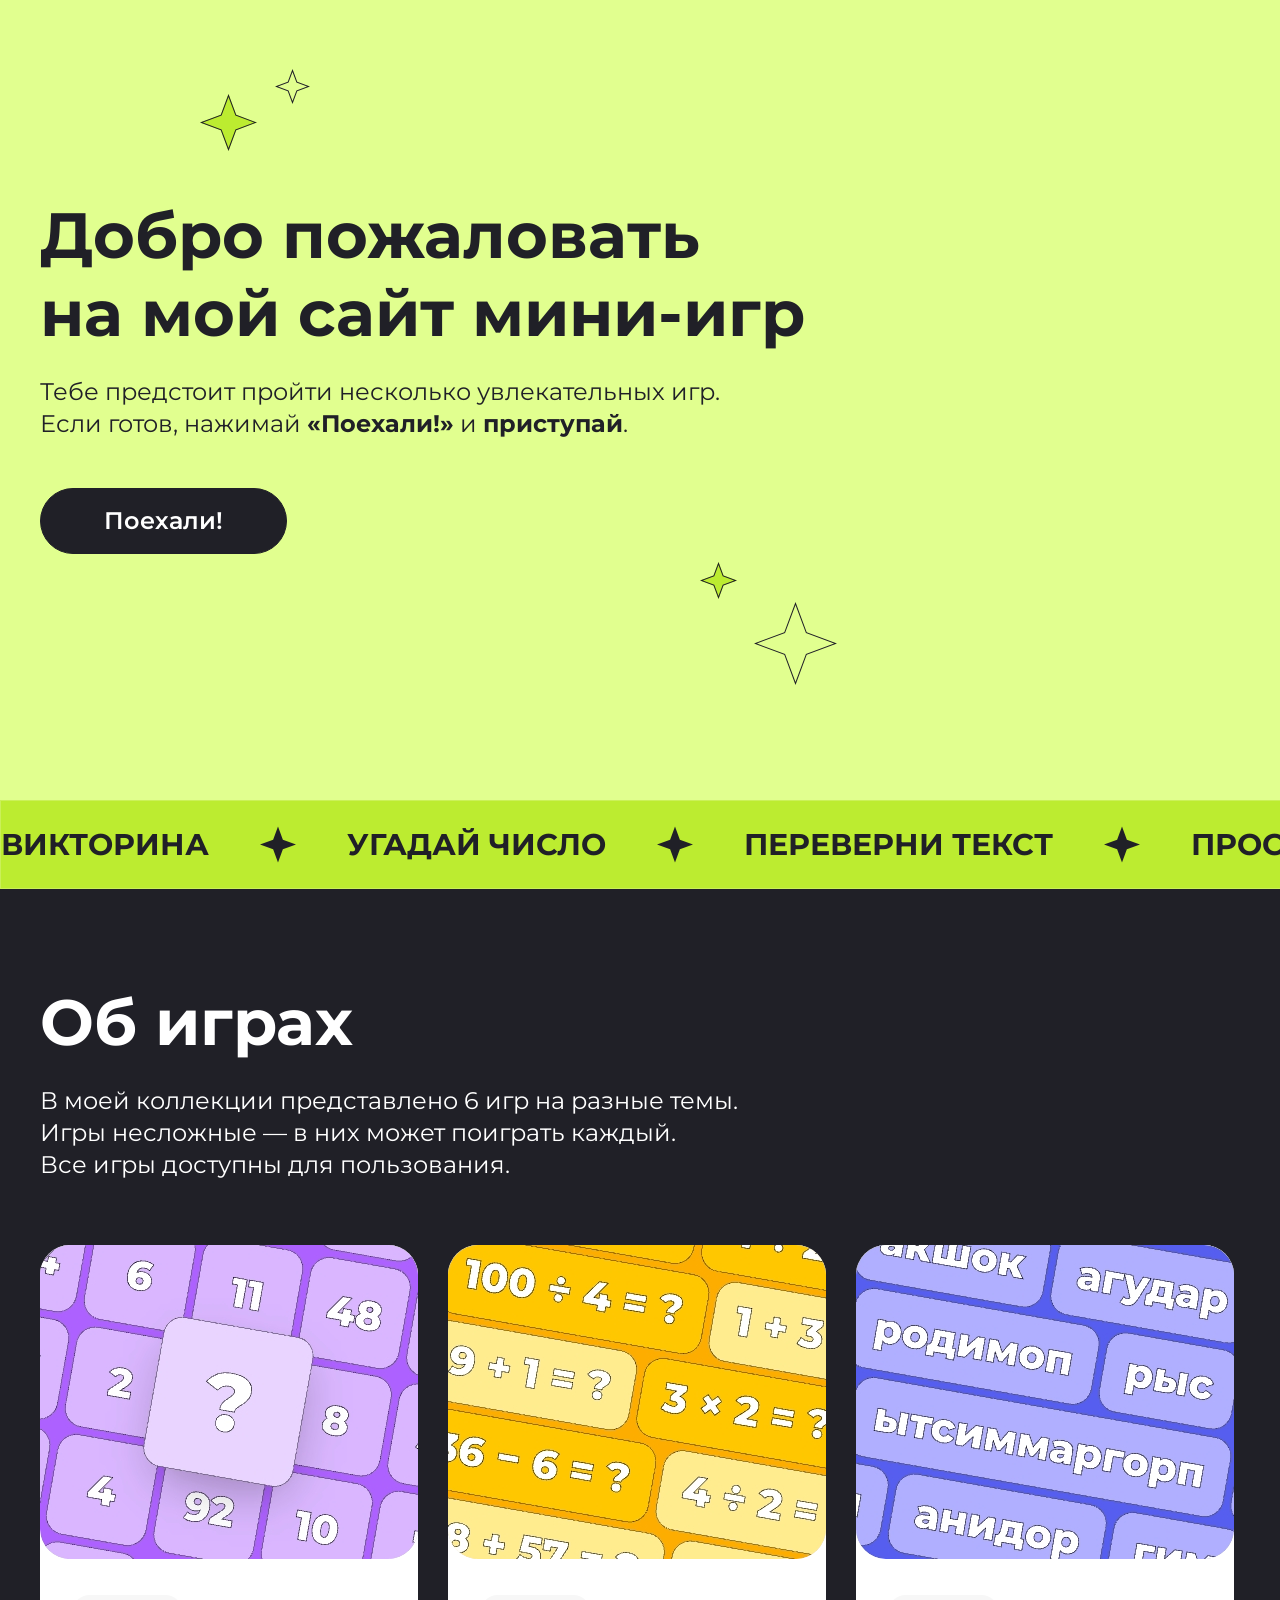
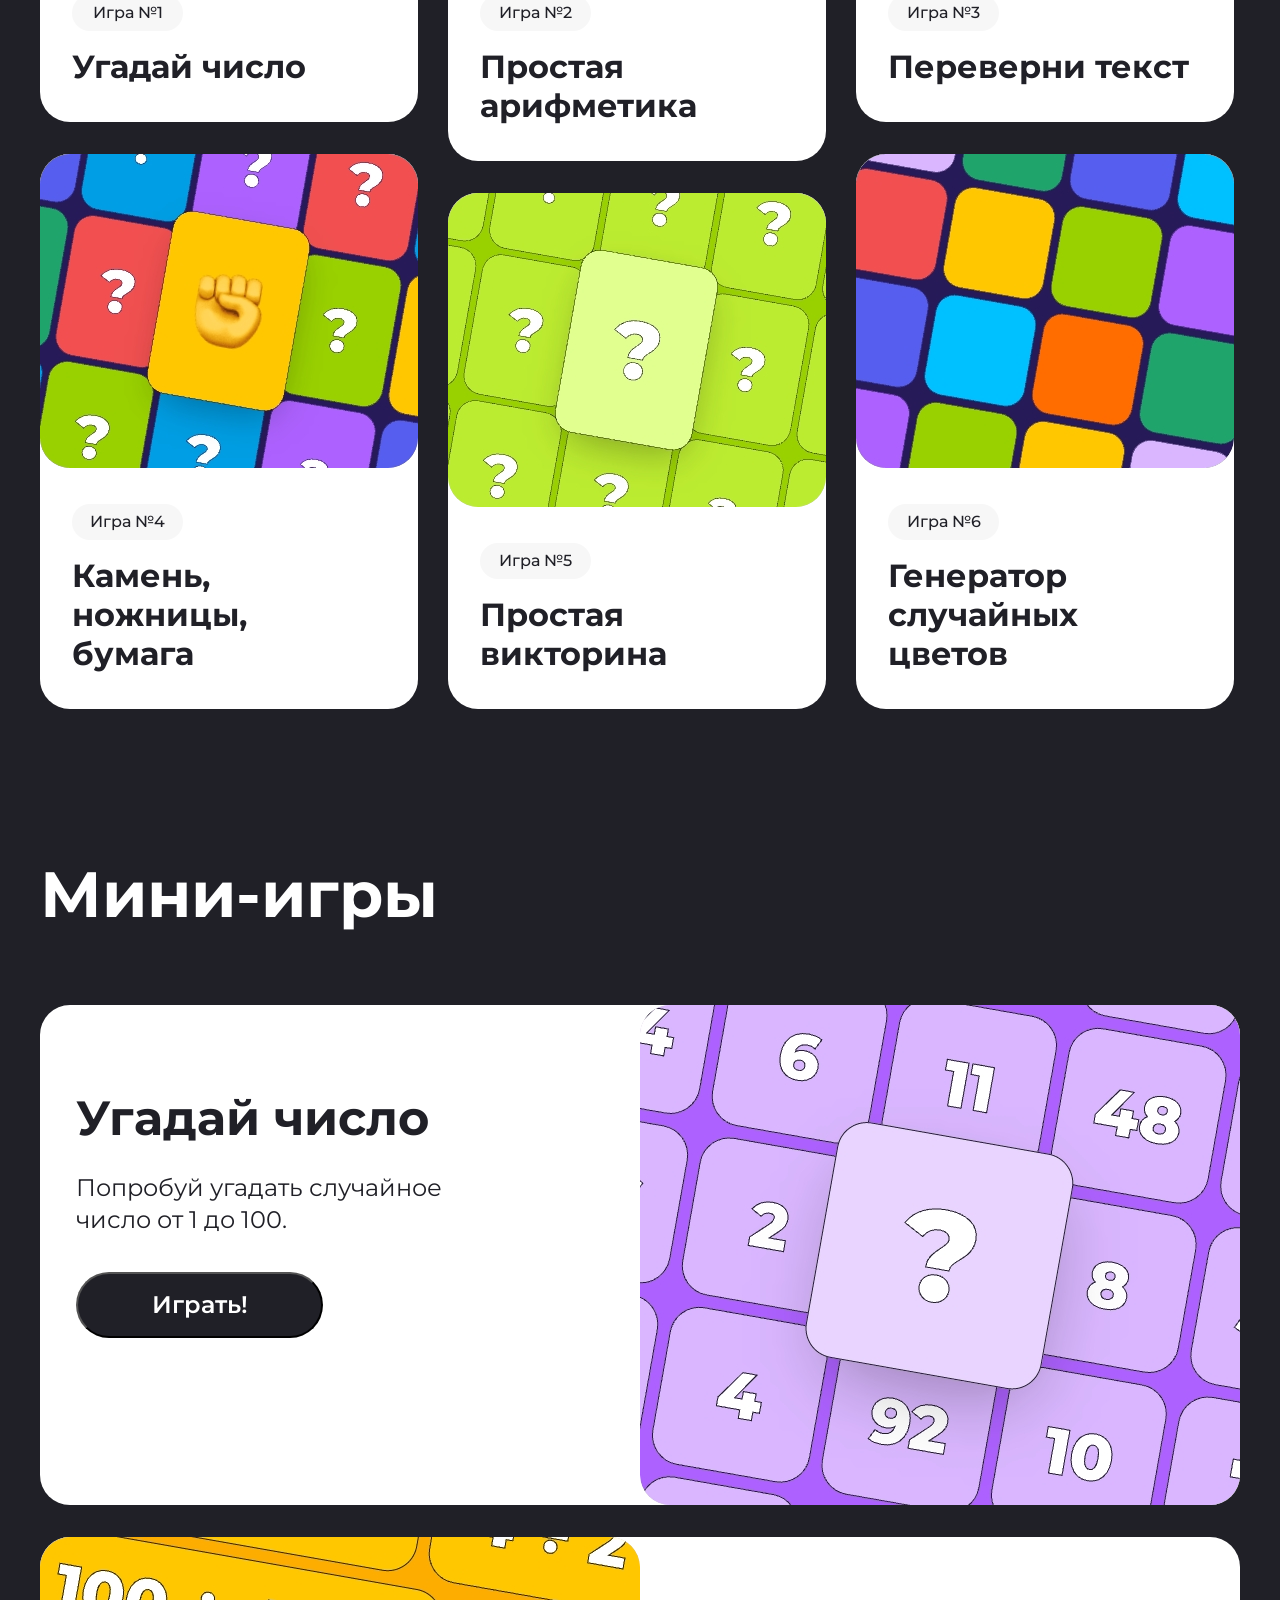
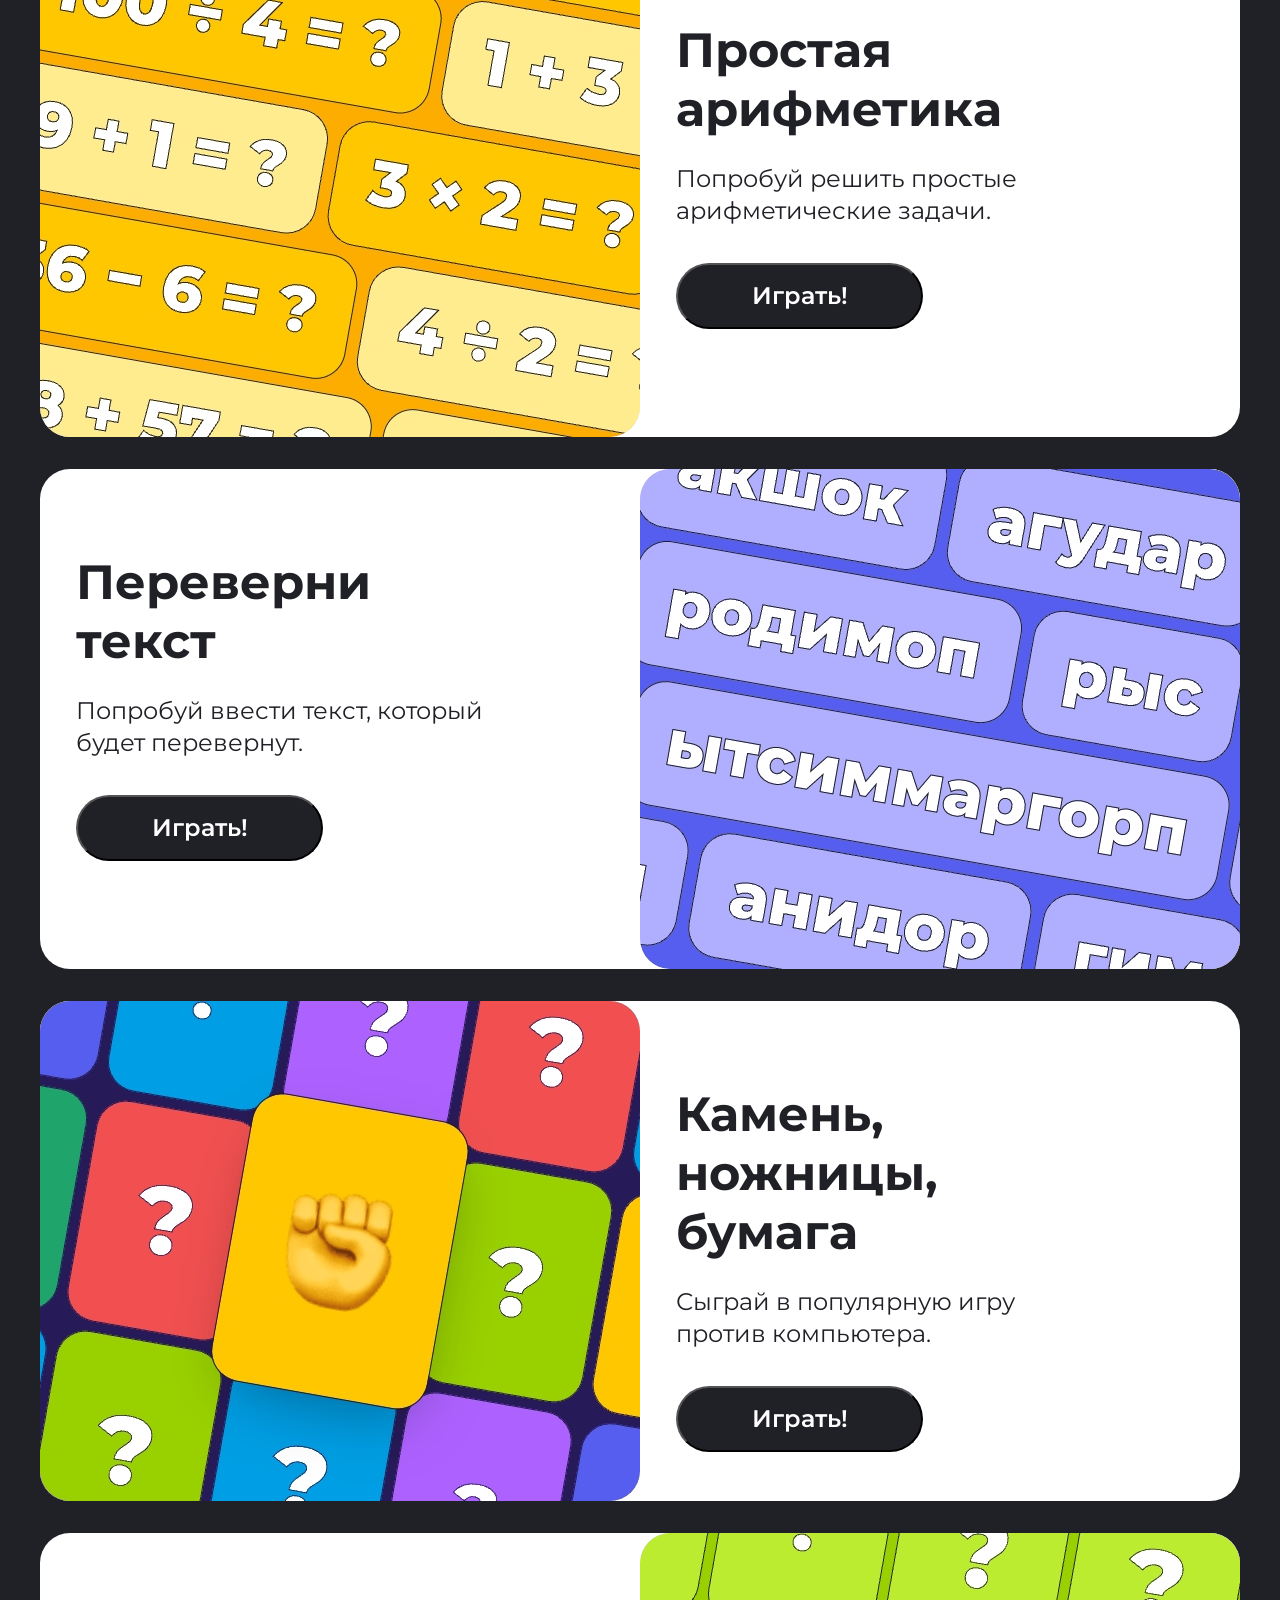
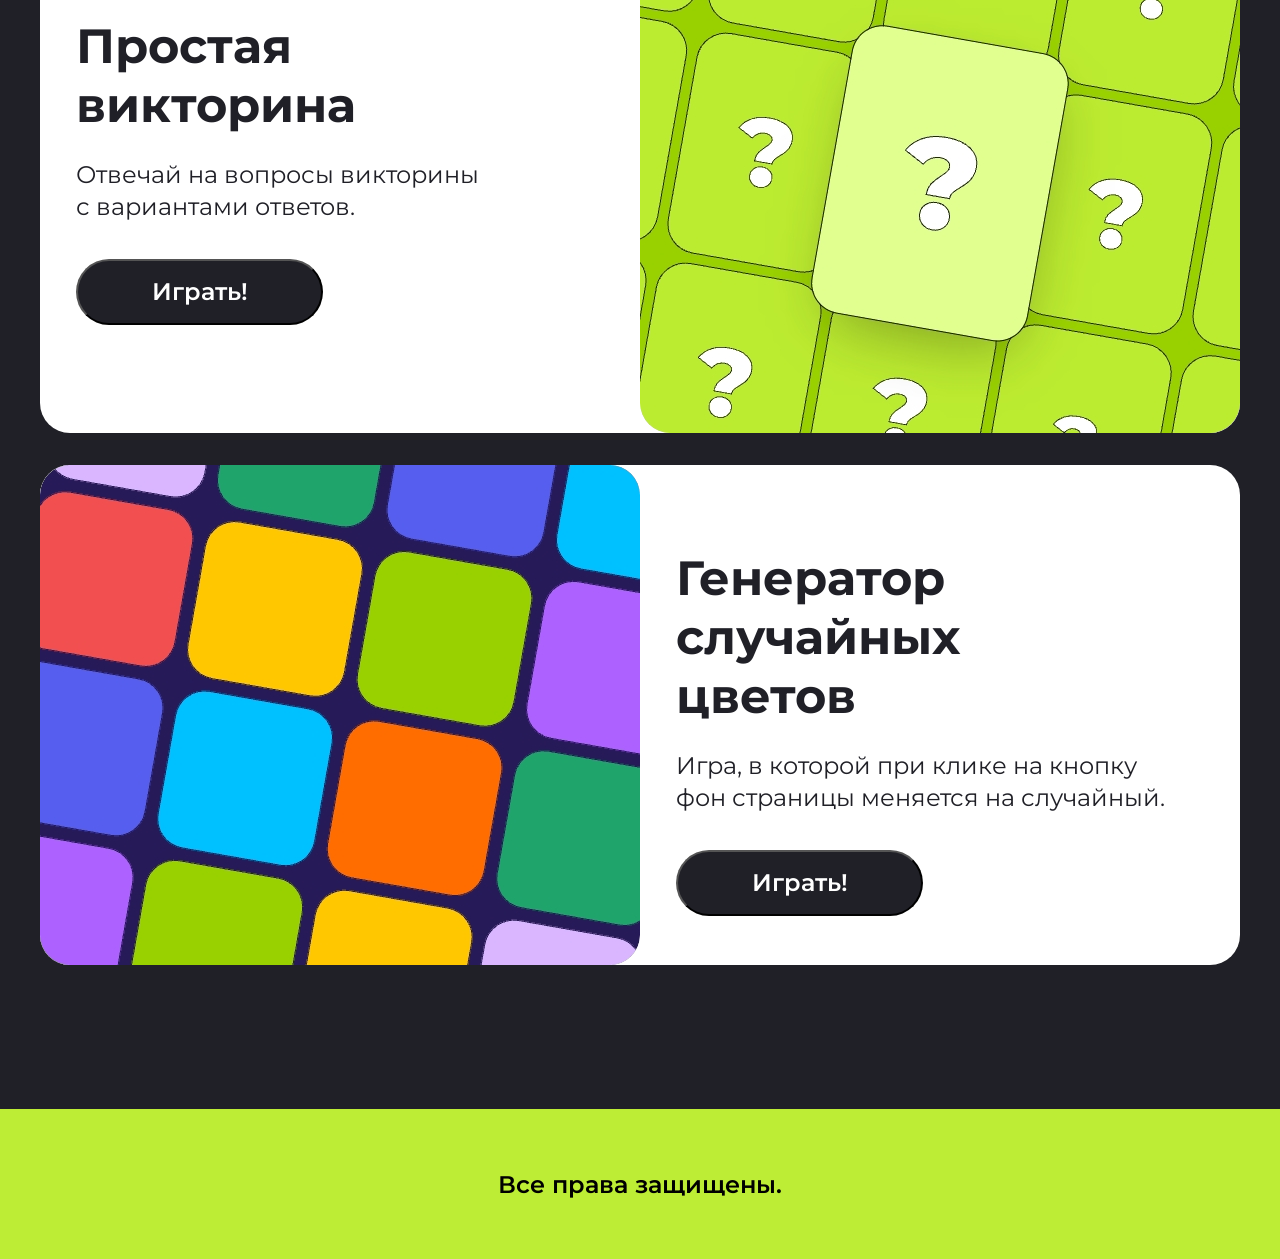
<file: index.html>
<!DOCTYPE html>
<html lang="en">
  <head>
    <meta charset="UTF-8" />
    <meta name="viewport" content="width=device-width, initial-scale=1.0" />
    <title>Главная страница сайта</title>
    <link rel="preconnect" href="https://fonts.googleapis.com" />
    <link rel="preconnect" href="https://fonts.gstatic.com" crossorigin />
    <link
      href="https://fonts.googleapis.com/css2?
family=Montserrat:ital@0;1&display=swap"
      rel="stylesheet"
    />
    <link
      href="https://fonts.googleapis.com/css2?
family=Montserrat:ital,wght@0,600;1,600&display=swap"
      rel="stylesheet"
    />
    <link
      href="https://fonts.googleapis.com/css2?
family=Montserrat:ital,wght@0,500;1,500&display=swap"
      rel="stylesheet"
    />
    <link rel="stylesheet" href="style.css" />
  </head>
  <body>
    <section class="main center">
      <header></header>
      <svg
        class="star-1"
        width="57.000000"
        height="57.000000"
        viewBox="0 0 57 57"
        fill="none"
        xmlns="http://www.w3.org/2000/svg"
        xmlns:xlink="http://www.w3.org/1999/xlink"
      >
        <desc>Created with Pixso.</desc>
        <defs />
        <path
          id="Star 2"
          d="M28.5 0L20.8 20.8L0 28.5L20.8 36.19L28.5 57L36.19 36.19L57 28.5L36.19 20.8L28.5 0Z"
          fill="#BCEC30"
          fill-opacity="1.000000"
          fill-rule="evenodd"
        />
        <path
          id="Star 2"
          d="M20.8 20.8L0 28.5L20.8 36.19L28.5 57L36.19 36.19L57 28.5L36.19 20.8L28.5 0L20.8 20.8ZM28.5 2.88L21.58 21.58L2.88 28.5L21.58 35.41L28.5 54.11L35.41 35.41L54.11 28.5L35.41 21.58L28.5 2.88Z"
          fill="#202027"
          fill-opacity="1.000000"
          fill-rule="evenodd"
        />
      </svg>
      <svg
        class="star-2"
        width="35.000000"
        height="35.000000"
        viewBox="0 0 35 35"
        fill="none"
        xmlns="http://www.w3.org/2000/svg"
        xmlns:xlink="http://www.w3.org/1999/xlink"
      >
        <desc>Created with Pixso.</desc>
        <defs />
        <path
          id="Star 3"
          d="M12.77 12.77L0 17.5L12.77 22.22L17.5 35L22.22 22.22L35 17.5L22.22 12.77L17.5 0L12.77 12.77ZM17.5 2.88L13.55 13.55L2.88 17.5L13.55 21.44L17.5 32.11L21.44 21.44L32.11 17.5L21.44 13.55L17.5 2.88Z"
          fill="#202027"
          fill-opacity="1.000000"
          fill-rule="evenodd"
        />
      </svg>
      <svg
        class="star-3"
        width="37.000000"
        height="37.000000"
        viewBox="0 0 37 37"
        fill="none"
        xmlns="http://www.w3.org/2000/svg"
        xmlns:xlink="http://www.w3.org/1999/xlink"
      >
        <desc>Created with Pixso.</desc>
        <defs />
        <path
          id="Star 5"
          d="M18.5 0L13.5 13.5L0 18.5L13.5 23.49L18.5 37L23.49 23.49L37 18.5L23.49 13.5L18.5 0Z"
          fill="#BCEC30"
          fill-opacity="1.000000"
          fill-rule="evenodd"
        />
        <path
          id="Star 5"
          d="M13.5 13.5L0 18.5L13.5 23.49L18.5 37L23.49 23.49L37 18.5L23.49 13.5L18.5 0L13.5 13.5ZM18.5 2.88L14.28 14.28L2.88 18.5L14.28 22.71L18.5 34.11L22.71 22.71L34.11 18.5L22.71 14.28L18.5 2.88Z"
          fill="#202027"
          fill-opacity="1.000000"
          fill-rule="evenodd"
        />
      </svg>
      <svg
        class="star-4"
        width="807.753906"
        height="786.936768"
        viewBox="0 0 807.754 786.937"
        fill="none"
        xmlns="http://www.w3.org/2000/svg"
        xmlns:xlink="http://www.w3.org/1999/xlink"
      >
        <desc>Created with Pixso.</desc>
        <defs />
        <path
          id="Vector"
          d="M533.95 307.53C543.38 310.16 805.79 421.09 805.79 421.09L527.38 450.97L703.27 676.78L455.31 522.54L430.04 783.98L360.16 508.66L127.21 639.62L287.68 447.39L2.9 434.41L270.57 354.15L71.68 125.08L351.31 256.63L415.3 2.81L444.04 257.17L698.75 81.73L533.95 307.53Z"
          fill="#BCEC30"
          fill-opacity="1.000000"
          fill-rule="nonzero"
        />
        <path
          id="Vector"
          d="M805.79 421.09L527.38 450.97L703.27 676.78L455.31 522.54L430.04 783.98L360.16 508.66L127.21 639.62L287.68 447.39L2.9 434.41L270.57 354.15L71.68 125.08L351.31 256.63L415.3 2.81L444.04 257.17L698.75 81.73L533.95 307.53C543.38 310.16 805.79 421.09 805.79 421.09Z"
          stroke="#202027"
          stroke-opacity="1.000000"
          stroke-width="1.000000"
        />
      </svg>
      <svg
        class="star-5"
        width="83.000000"
        height="83.000000"
        viewBox="0 0 83 83"
        fill="none"
        xmlns="http://www.w3.org/2000/svg"
        xmlns:xlink="http://www.w3.org/1999/xlink"
      >
        <desc>Created with Pixso.</desc>
        <defs />
        <path
          id="Star 4"
          d="M30.29 30.29L0 41.5L30.29 52.7L41.5 83L52.7 52.7L83 41.5L52.7 30.29L41.5 0L30.29 30.29ZM41.5 2.88L31.06 31.06L2.88 41.5L31.06 51.93L41.5 80.11L51.93 51.93L80.11 41.5L51.93 31.06L41.5 2.88Z"
          fill="#202027"
          fill-opacity="1.000000"
          fill-rule="evenodd"
        />
      </svg>
      <div class="main-content">
        <h1 class="main-content__title">
          Добро пожаловать <br />
          на мой сайт мини-игр
        </h1>
        <h5 class="main-content__description">
          Тебе предстоит пройти несколько увлекательных игр. <br />
          Если готов, нажимай <strong>«Поехали!»</strong> и
          <strong>приступай</strong>.
        </h5>
        <a href="#aboutgames"
          ><button class="main-content__button">Поехали!</button></a
        >
      </div>
    </section>
    <div class="scroll">
      <div class="scroll__bar">
        <span class="scroll__name">викторина</span>
        <img src="img/scrollstar.svg" alt="star" />
        <span class="scroll__name">угадай число</span>
        <img src="img/scrollstar.svg" alt="star" />
        <span class="scroll__name">переверни текст</span>
        <img src="img/scrollstar.svg" alt="star" />
        <span class="scroll__name">простая арифметика</span>
        <img src="img/scrollstar.svg" alt="star" />
        <span class="scroll__name">камень, ножницы, бумага</span>
        <img src="img/scrollstar.svg" alt="star" />
        <span class="scroll__name">генератор случайных цветов</span>
        <img src="img/scrollstar.svg" alt="star" />
        <span class="scroll__name">викторина</span>
        <img src="img/scrollstar.svg" alt="star" />
        <span class="scroll__name">угадай число</span>
        <img src="img/scrollstar.svg" alt="star" />
        <span class="scroll__name">переверни текст</span>
        <img src="img/scrollstar.svg" alt="star" />
        <span class="scroll__name">простая арифметика</span>
        <img src="img/scrollstar.svg" alt="star" />
        <span class="scroll__name">камень, ножницы, бумага</span>
        <img src="img/scrollstar.svg" alt="star" />
        <span class="scroll__name">генератор случайных цветов</span>
        <img src="img/scrollstar.svg" alt="star" />
        <span class="scroll__name">викторина</span>
        <img src="img/scrollstar.svg" alt="star" />
        <span class="scroll__name">угадай число</span>
        <img src="img/scrollstar.svg" alt="star" />
        <span class="scroll__name">переверни текст</span>
        <img src="img/scrollstar.svg" alt="star" />
        <span class="scroll__name">простая арифметика</span>
        <img src="img/scrollstar.svg" alt="star" />
        <span class="scroll__name">камень, ножницы, бумага</span>
        <img src="img/scrollstar.svg" alt="star" />
        <span class="scroll__name">генератор случайных цветов</span>
        <img src="img/scrollstar.svg" alt="star" />
      </div>
    </div>
    <section class="about-games center">
      <a id="aboutgames"><h1 class="about-games__title-comp">Об играх</h1></a>
      <h1 class="about-games__title-mob">Мини-игры</h1>
      <h5 class="about-games__description">
        В моей коллекции представлено 6 игр на разные темы. <br />
        Игры несложные — в них может поиграть каждый. <br />
        Все игры доступны для пользования.
      </h5>
      <div class="about-games__content">
        <div>
          <a href="#game1" class="games-link"
            ><article class="games up">
              <img class="games__img" src="img/game 1.jpeg" alt="" />
              <h3 class="games__number">Игра №1</h3>
              <h4 class="games__name">Угадай число</h4>
            </article></a
          >
          <a href="#game4" class="games-link"
            ><article class="games">
              <img class="games__img" src="img/game 4.jpeg" alt="" />
              <h3 class="games__number">Игра №4</h3>
              <h4 class="games__name">
                Камень, <br />
                ножницы, <br />
                бумага
              </h4>
            </article></a
          >
        </div>

        <div>
          <a href="#game2" class="games-link"
            ><article class="games up">
              <img class="games__img" src="img/game 2.jpeg" alt="Игра №2" />
              <h3 class="games__number">Игра №2</h3>
              <h4 class="games__name">Простая арифметика</h4>
            </article></a
          ><a href="#game5" class="games-link"
            ><article class="games">
              <img class="games__img" src="img/game 5.jpeg" alt="" />
              <h3 class="games__number">Игра №5</h3>
              <h4 class="games__name">
                Простая <br />
                викторина
              </h4>
            </article></a
          >
        </div>

        <div>
          <a href="#game3" class="games-link"
            ><article class="games up">
              <img class="games__img" src="img/game 3.jpeg" alt="" />
              <h3 class="games__number">Игра №3</h3>
              <h4 class="games__name">Переверни текст</h4>
            </article></a
          ><a href="#game6" class="games-link"
            ><article class="games">
              <img class="games__img" src="img/game 6.jpeg" alt="" />
              <h3 class="games__number">Игра №6</h3>
              <h4 class="games__name">
                Генератор <br />
                случайных <br />
                цветов
              </h4>
            </article></a
          >
        </div>
      </div>
    </section>

    <section id="color-section" class="mini-games center">
      <h1 class="mini-games__title">Мини-игры</h1>
      <div class="mini-games__content">
        <a id="game1" class="m-games-link"
          ><article class="m-games odd">
            <img class="m-games__img" src="img/Обложка карточки.jpeg" alt="" />
            <div class="m-games__about">
              <h3 class="m-games__name">Угадай число</h3>
              <h4 class="m-games__discription">
                Попробуй угадать случайное <br />
                число от 1 до 100.
              </h4>
              <button class="m-games__button" onclick="startGame1()">
                Играть!
              </button>
            </div>
          </article></a
        >

        <a id="game2" class="m-games-link"
          ><article class="m-games honest">
            <img
              class="m-games__img"
              src="img/Обложка карточки (1).jpeg"
              alt="Игра №2"
            />
            <div class="m-games__about">
              <h3 class="m-games__name">
                Простая <br />
                арифметика
              </h3>
              <h4 class="m-games__discription">
                Попробуй решить простые <br />
                арифметические задачи.
              </h4>
              <button class="m-games__button" onclick="startGame2()">
                Играть!
              </button>
            </div>
          </article></a
        >

        <a id="game3" class="m-games-link"
          ><article class="m-games odd">
            <img
              class="m-games__img"
              src="img/Обложка карточки (2).jpeg"
              alt=""
            />
            <div class="m-games__about">
              <h3 class="m-games__name">
                Переверни <br />
                текст
              </h3>
              <h4 class="m-games__discription">
                Попробуй ввести текст, который <br />
                будет перевернут.
              </h4>
              <button class="m-games__button" onclick="startGame3()">
                Играть!
              </button>
            </div>
          </article></a
        >

        <a id="game4" class="m-games-link"
          ><article class="m-games honest">
            <img
              class="m-games__img"
              src="img/Обложка карточки (3).jpeg"
              alt=""
            />
            <div class="m-games__about">
              <h3 class="m-games__name">
                Камень, <br />
                ножницы, <br />
                бумага
              </h3>
              <h4 class="m-games__discription">
                Сыграй в популярную игру <br />
                против компьютера.
              </h4>
              <button class="m-games__button" onclick="startGame4()">
                Играть!
              </button>
            </div>
          </article></a
        >

        <a id="game5" class="m-games-link"
          ><article class="m-games odd">
            <img
              class="m-games__img"
              src="img/Обложка карточки (4).jpeg"
              alt=""
            />
            <div class="m-games__about">
              <h3 class="m-games__name">
                Простая <br />
                викторина
              </h3>
              <h4 class="m-games__discription">
                Отвечай на вопросы викторины <br />
                с вариантами ответов.
              </h4>
              <button class="m-games__button" onclick="startGame5()">
                Играть!
              </button>
            </div>
          </article></a
        >

        <a id="game6" class="m-games-link"
          ><article class="m-games honest">
            <img
              class="m-games__img"
              src="img/Обложка карточки (5).jpeg"
              alt=""
            />
            <div class="m-games__about">
              <h3 class="m-games__name">
                Генератор <br />
                случайных <br />
                цветов
              </h3>
              <h4 class="m-games__discription">
                Игра, в которой при клике на кнопку <br />
                фон страницы меняется на случайный.
              </h4>
              <button id="color-button" class="m-games__button">Играть!</button>
            </div>
          </article></a
        >
      </div>
    </section>
    <footer class="footer">
      <h4 class="footer__content">Все права защищены.</h4>
    </footer>
    <script src="games.js"></script>
  </body>
</html>
</file>
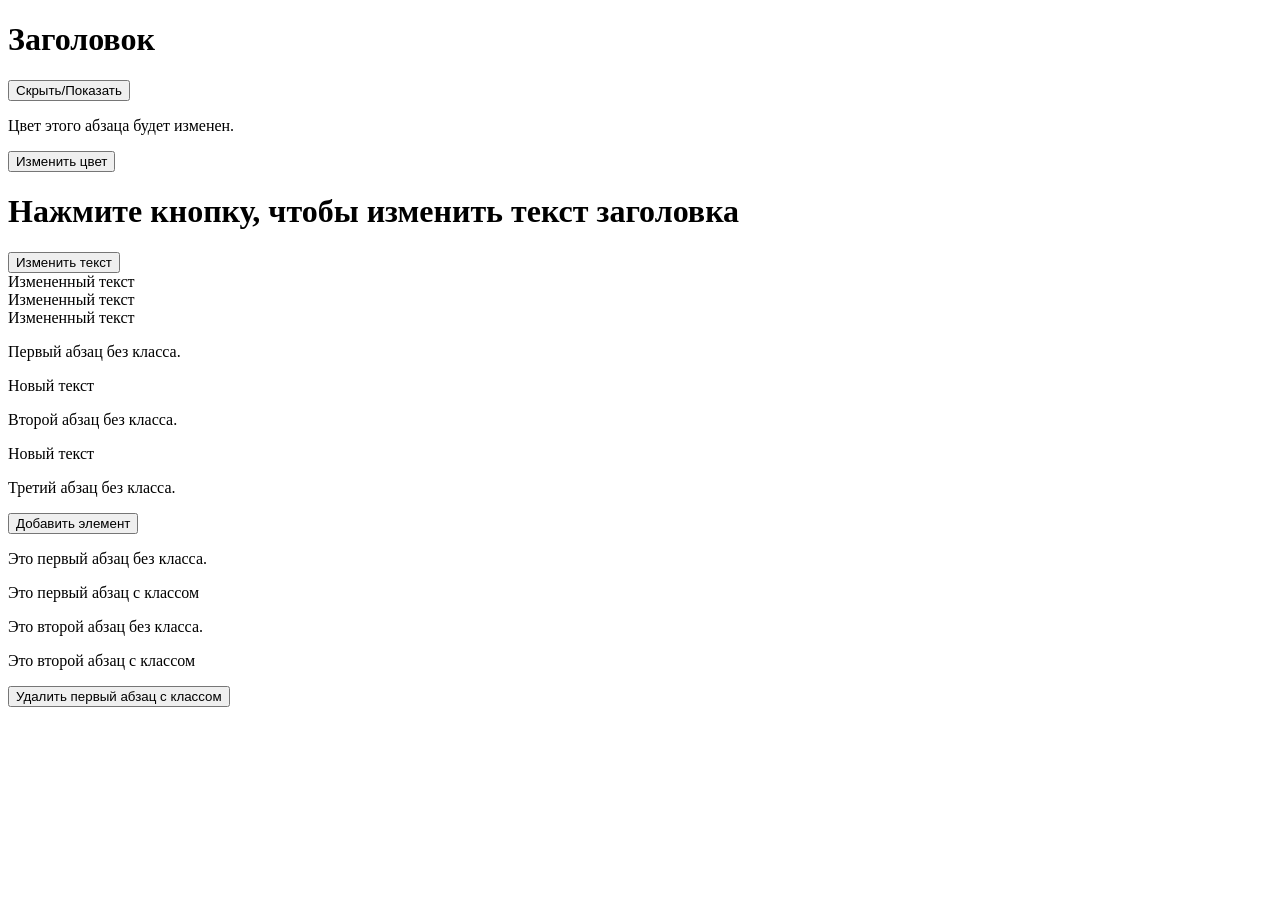
<file: js.html>
<!DOCTYPE html>
<html lang="en">
  <head>
    <meta charset="UTF-8" />
    <meta name="viewport" content="width=device-width, initial-scale=1.0" />
    <title>Document</title>
  </head>
  <body>
    <h1 id="header1">Заголовок</h1>
    <button id="button1">Скрыть/Показать</button>
    <p id="paragraph1">Цвет этого абзаца будет изменен.</p>
    <button id="button2">Изменить цвет</button>
    <h1 id="header2">Нажмите кнопку, чтобы изменить текст заголовка</h1>
    <button id="button3">Изменить текст</button>
    <div class="description">Элемент 1</div>
    <div class="description">Элемент 2</div>
    <div class="description">Элемент 3</div>
    <p>Первый абзац без класса.</p>
    <p class="description2">Первый абзац с классом</p>
    <p>Второй абзац без класса.</p>
    <p class="description2">Второй абзац с классом</p>
    <p>Третий абзац без класса.</p>
    <button id="button4">Добавить элемент</button>
    <p>Это первый абзац без класса.</p>
    <p class="description3">Это первый абзац с классом</p>
    <p>Это второй абзац без класса.</p>
    <p class="description3">Это второй абзац с классом</p>
    <button id="button5">Удалить первый абзац с классом</button>
    <script src="script7.js"></script>
  </body>
</html>
</file>
<file: style.css>
* {
  margin: 0;
  padding: 0;
}

body {
  font-family: "Montserrat", sans-serif;
  font-optical-sizing: auto;
  font-style: normal;
  width: 100%;
  overflow-x: hidden;
}

.center {
  padding-left: calc(50% - 600px);
  padding-right: calc(50% - 600px);
}

.header {
  position: relative;
}

.main {
  background-color: rgb(225, 255, 143);
  min-height: 800px;
}

.main-content {
  padding-top: 196px;
}
.main-content__title {
  color: rgb(32, 32, 39);
  font-size: 64px;
  font-weight: 700;
  line-height: 78px;
}
.main-content__description {
  color: rgb(32, 32, 39);
  font-size: 24px;
  font-weight: 400;
  line-height: 32px;
  padding-top: 24px;
  padding-bottom: 48px;
}
.main-content__button {
  box-sizing: border-box;
  border: 1px solid rgb(32, 32, 39);
  border-radius: 60px;
  background: rgb(32, 32, 39);
  color: rgb(255, 255, 255);
  font-family: Montserrat;
  font-size: 24px;
  font-weight: 600;
  line-height: 141.69%;
  width: 247px;
  height: 66px;
}
.main-content__button:hover {
  background: rgb(255, 255, 255);
  color: rgb(32, 32, 39);
}

.star-1 {
  position: absolute;
  top: 94px;
  left: 200px;
}

.star-2 {
  position: absolute;
  top: 69px;
  left: 275px;
}

.star-3 {
  position: absolute;
  top: 562px;
  right: 543px;
}

.star-4 {
  position: absolute;
  bottom: 422px;
  left: 1299px;
}

.star-5 {
  position: absolute;
  top: 602px;
  right: 443px;
}

.about-games {
  background-color: rgb(32, 32, 39);
  min-height: 800px;
}
.about-games__title-comp {
  color: rgb(255, 255, 255);
  font-family: Montserrat;
  font-size: 64px;
  font-weight: 700;
  line-height: 78px;
  padding-top: 94px;
  padding-bottom: 24px;
}
.about-games__title-mob {
  color: rgb(255, 255, 255);
  font-family: Montserrat;
  font-size: 64px;
  font-weight: 700;
  line-height: 78px;
  padding-top: 94px;
  padding-bottom: 24px;
  display: none;
}
.about-games__description {
  color: rgb(255, 255, 255);
  font-family: Montserrat;
  font-size: 24px;
  font-weight: 400;
  line-height: 32px;
  padding-bottom: 64px;
}
.about-games__content {
  display: flex;
  flex-wrap: wrap;
  gap: 30px;
  padding-bottom: 50px;
}

.scroll {
  overflow: hidden;
  background: rgb(188, 236, 48);
  position: relative;
  left: 50%;
  transform: translateX(-50%);
}
.scroll__bar {
  max-height: 90px;
  gap: 51px;
  box-sizing: border-box;
  border: 1px solid rgba(255, 255, 255, 0.2);
  display: flex;
  animation: scroll-left 20s linear infinite;
  width: -moz-fit-content;
  width: fit-content;
  animation-direction: normal;
}
.scroll__name {
  color: rgb(32, 32, 39);
  font-family: Montserrat;
  font-size: 30px;
  font-weight: 700;
  line-height: 110%;
  letter-spacing: 4%;
  text-align: left;
  text-wrap: nowrap;
  text-transform: uppercase;
  padding-top: 27px;
  padding-bottom: 27px;
}

@keyframes scroll-left {
  0% {
    transform: translateX(0%);
  }
  100% {
    transform: translateX(-35%);
  }
}
.games-link {
  display: flex;
  text-decoration: none;
}

.games:hover {
  transform: scale(1.1);
}

.games {
  width: 378px;
  border-radius: 30px;
  background-color: rgb(255, 255, 255);
}
.games__img {
  border-radius: 30px;
}
.games__number {
  border-radius: 52.58px;
  background: rgb(247, 247, 247);
  width: 111px;
  height: 36px;
  color: rgb(32, 32, 39);
  font-family: Montserrat;
  font-size: 16px;
  font-weight: 500;
  line-height: 110%;
  margin-top: 32px;
  margin-left: 32px;
  display: flex;
  align-items: center;
  justify-content: center;
  margin-bottom: 16px;
}
.games__name {
  color: rgb(32, 32, 39);
  font-family: Montserrat;
  font-size: 32px;
  font-weight: 700;
  line-height: 39px;
  margin-left: 32px;
  margin-bottom: 36px;
}

.up {
  margin-bottom: 32px;
}

.mini-games {
  background-color: rgb(32, 32, 39);
  min-height: 3310px;
  padding-bottom: 144px;
}
.mini-games__title {
  color: rgb(255, 255, 255);
  font-family: Montserrat;
  font-size: 64px;
  font-weight: 700;
  line-height: 78px;
  letter-spacing: 0px;
  padding-top: 96px;
  padding-bottom: 72px;
}
.mini-games__content {
  display: flex;
  flex-wrap: wrap;
  gap: 32px;
}

.m-games-link {
  text-decoration: none;
  display: flex;
  width: 100%;
}

.m-games {
  width: 100%;
  border-radius: 30px;
  background-color: rgb(255, 255, 255);
  display: flex;
}
.m-games__img {
  border-radius: 30px;
  flex: 1 1 50%;
  -o-object-fit: cover;
     object-fit: cover;
}
.m-games__about {
  display: flex;
  flex-direction: column;
  padding: 36px;
  flex: 1 1 50%;
}
.m-games__name {
  color: rgb(32, 32, 39);
  font-family: Montserrat;
  font-size: 48px;
  font-weight: 700;
  line-height: 59px;
  letter-spacing: 0px;
  padding-bottom: 24px;
  margin-top: 48px;
}
.m-games__discription {
  color: rgb(32, 32, 39);
  font-family: Montserrat;
  font-size: 24px;
  font-weight: 400;
  line-height: 32px;
  letter-spacing: 0px;
  padding-bottom: 36px;
}
.m-games__button {
  width: 247px;
  height: 66px;
  border-radius: 60px;
  background: rgb(32, 32, 39);
  color: rgb(255, 255, 255);
  font-family: Montserrat;
  font-size: 24px;
  font-weight: 600;
  line-height: 141.69%;
  letter-spacing: 0%;
  text-align: center;
}
.m-games__button:hover {
  background: rgb(255, 255, 255);
  color: rgb(32, 32, 39);
}

.odd {
  display: flex;
  flex-direction: row-reverse;
  justify-content: space-between;
}

.footer {
  height: 150px;
  background: rgb(189, 237, 53);
}
.footer__content {
  color: rgb(0, 0, 0);
  font-family: Montserrat;
  font-size: 24px;
  font-weight: 600;
  line-height: 29px;
  letter-spacing: 0px;
  text-align: center;
  padding-top: 61px;
}

@media (max-width: 767px) {
  body {
    max-width: 100%;
  }
  .star-1 {
    position: absolute;
    top: 97px;
    left: 37px;
  }
  .star-2 {
    position: absolute;
    top: 64px;
    left: 91px;
  }
  .star-3 {
    position: absolute;
    top: 614px;
    right: 106px;
  }
  .star-4 {
    position: absolute;
    display: none;
  }
  .star-5 {
    position: absolute;
    top: 630px;
    right: 34px;
  }
  .main-content {
    display: flex;
    align-items: center;
    flex-direction: column;
    padding-left: 17px;
    padding-right: 17px;
  }
  .main-content__title {
    font-size: 40px;
    font-weight: 700;
    line-height: 49px;
    letter-spacing: 0px;
    text-align: center;
  }
  .main-content__description {
    font-size: 16px;
    font-weight: 400;
    line-height: 20px;
    letter-spacing: 0px;
    text-align: center;
    padding-left: 17px;
  }
  .about-games {
    display: none;
    padding-left: 17px;
  }
  .about-games__title-comp {
    display: none;
  }
  .about-games__title-mob {
    display: block;
    font-size: 40px;
    font-weight: 700;
    line-height: 49px;
    letter-spacing: 0px;
    text-align: left;
  }
  .about-games__description {
    display: none;
  }
  .m-games {
    flex-direction: column;
    width: 100%;
    max-width: 736px;
  }
  .odd {
    flex-direction: column;
  }
  .mini-games__content {
    padding-left: 16px;
    padding-right: 16px;
  }
  .mini-games__title {
    font-size: 40px;
    font-weight: 700;
    line-height: 49px;
    padding-left: 16px;
  }
  .m-games__name {
    font-size: 32px;
    font-weight: 700;
    line-height: 39px;
    letter-spacing: 0px;
    text-align: left;
  }
  .m-games__discription {
    font-size: 16px;
    font-weight: 400;
    line-height: 20px;
    letter-spacing: 0px;
    text-align: left;
  }
  .m-games__button {
    width: 294px;
    height: 55px;
    display: flex;
    flex-direction: row;
    justify-content: center;
    align-items: center;
    box-sizing: border-box;
    border: 1px solid rgb(32, 32, 39);
    border-radius: 60px;
    background: rgb(32, 32, 39);
    font-family: Montserrat;
    font-size: 16px;
    font-weight: 600;
    line-height: 141.69%;
    text-align: center;
    margin-bottom: 32px;
  }
  .footer__content {
    font-size: 16px;
    font-weight: 600;
    line-height: 20px;
  }
}
@media (max-width: 415px) {
  .games {
    width: 96%;
  }
  .games__img {
    width: 100%;
  }
}
@media (max-width: 425px) {
  .m-games {
    max-width: 393px;
  }
}
@media (max-width: 375px) {
  .m-games {
    max-width: 343px;
  }
  .m-games__button {
    width: 244px;
  }
}
@media (max-width: 320px) {
  .m-games {
    max-width: 288px;
  }
  .m-games__button {
    width: 188px;
  }
  .m-games__name {
    font-size: 28px;
    font-weight: 600;
    line-height: 35px;
  }
  .m-games__discription {
    font-size: 15px;
    font-weight: 400;
    line-height: 18px;
  }
}/*# sourceMappingURL=style.css.map */
</file>
